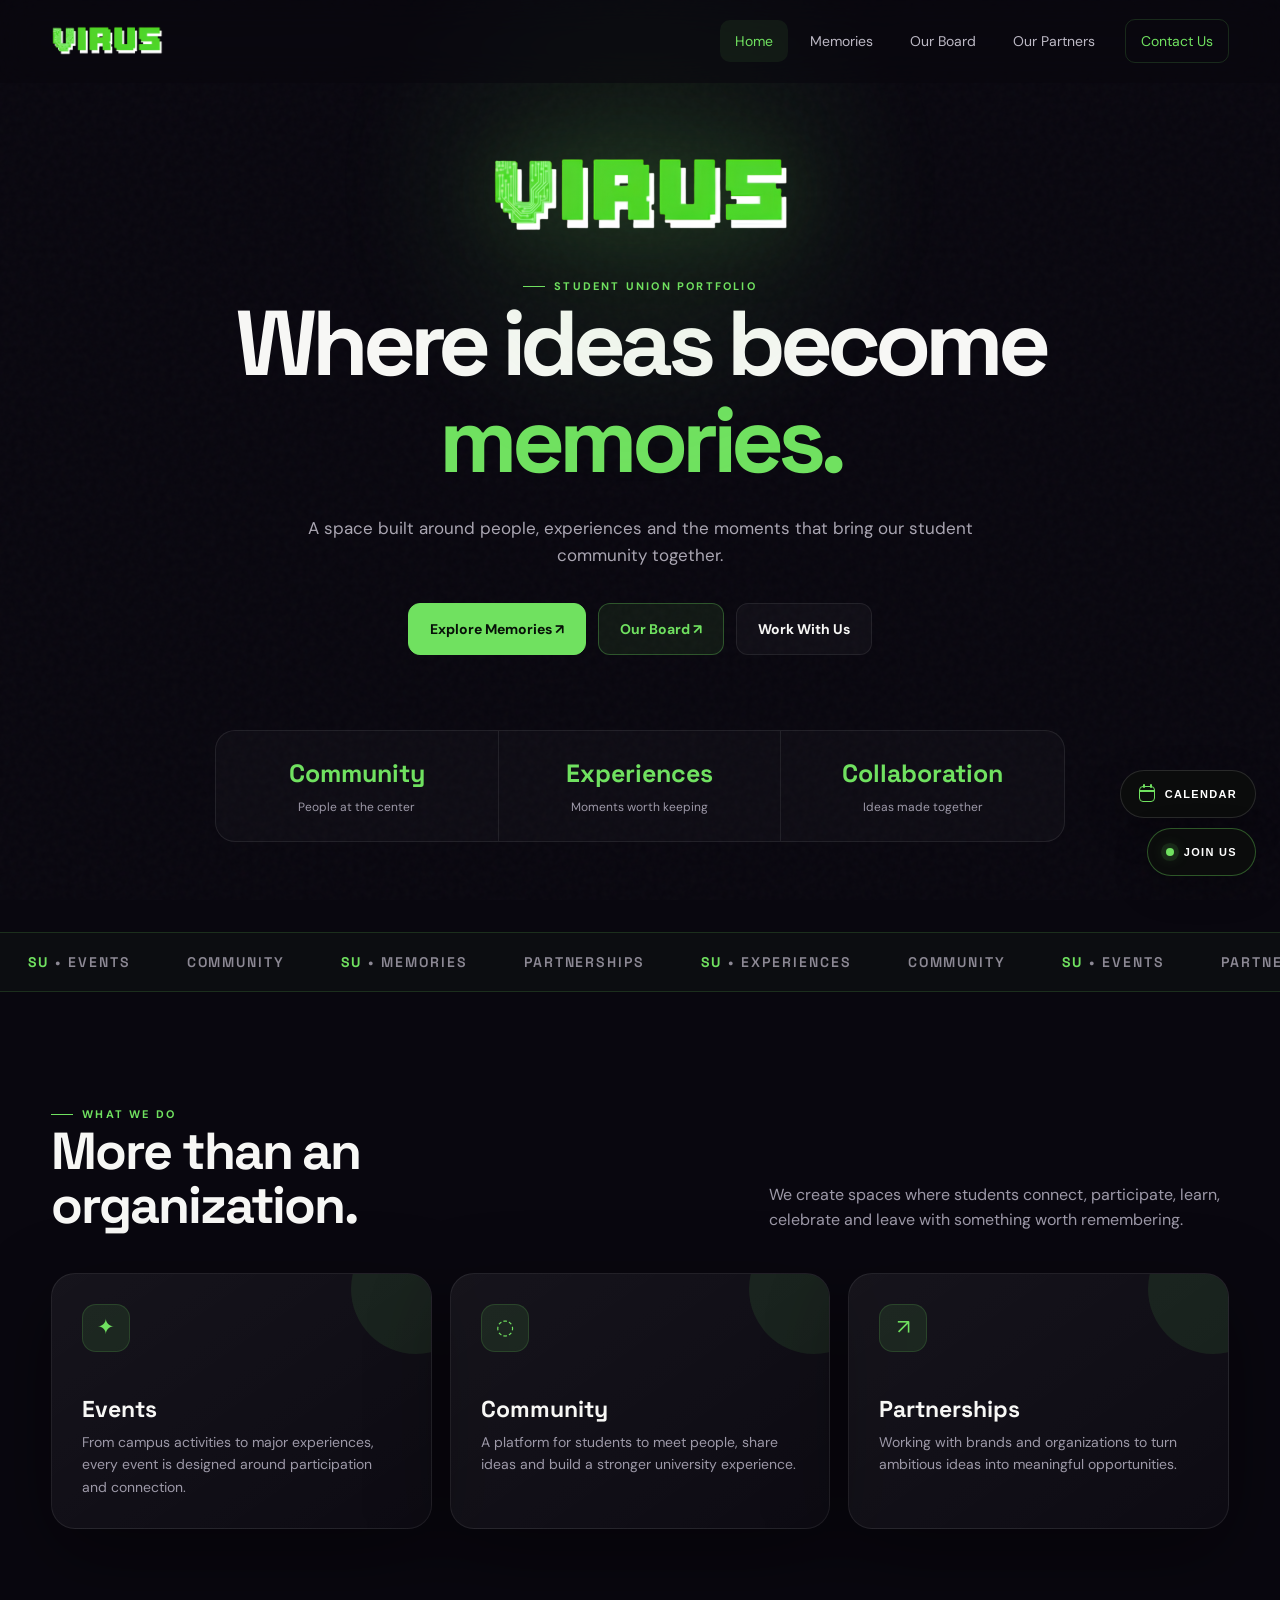
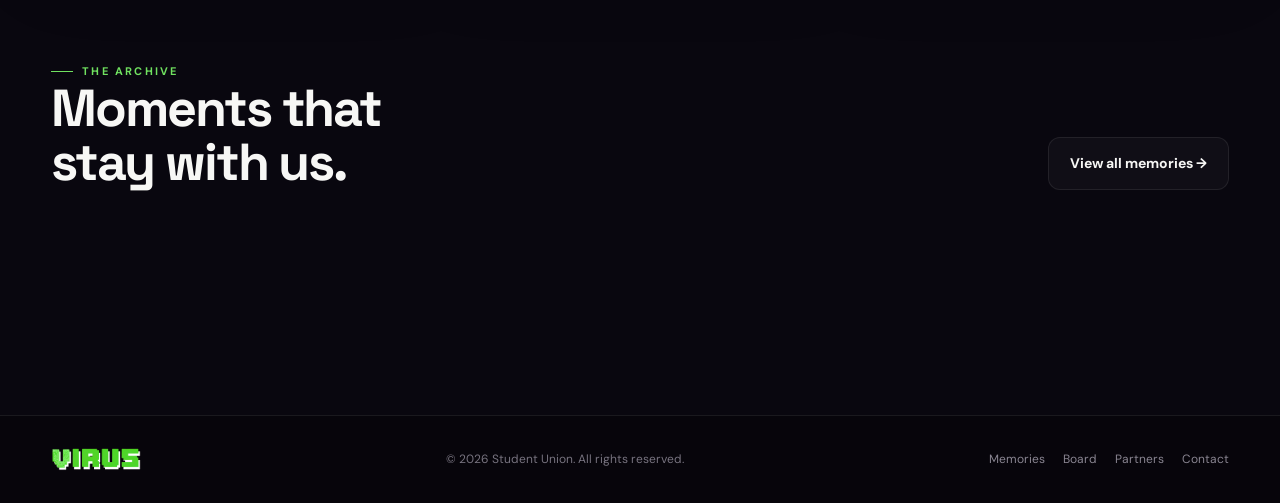
<file: index.html>
<!DOCTYPE html><html lang="en"><head><meta charset="UTF-8"><meta name="viewport" content="width=device-width,initial-scale=1.0"><meta name="description" content="Student Union portfolio — community, events, memories and partnerships."><title>SU — Student Union</title><link rel="stylesheet" href="style.css"></head><body>
<nav class="navbar"><div class="container nav-inner"><a class="nav-logo" href="index.html"><img src="logo.png" alt="SU"></a><button class="menu-btn" aria-label="Menu">☰</button><div class="nav-links"><a class="active" href="index.html">Home</a><a href="memories.html">Memories</a><a href="board.html">Our Board</a><a href="partners.html">Our Partners</a><a class="nav-cta" href="contact.html">Contact Us</a></div></div></nav>
<main>
<section class="hero"><div class="container hero-inner reveal"><img class="hero-logo" src="logo.png" alt="Student Union logo"><div class="eyebrow">Student Union Portfolio</div><h1>Where ideas become <span>memories.</span></h1><p class="hero-copy">A space built around people, experiences and the moments that bring our student community together.</p><div class="actions"><a class="btn primary" href="memories.html">Explore Memories ↗</a><a class="btn board-cta" href="board.html">Our Board ↗</a><a class="btn secondary" href="contact.html">Work With Us</a></div><div class="hero-bottom"><div class="hero-stat"><strong>Community</strong><span>People at the center</span></div><div class="hero-stat"><strong>Experiences</strong><span>Moments worth keeping</span></div><div class="hero-stat"><strong>Collaboration</strong><span>Ideas made together</span></div></div></div></section>
<div class="marquee"><div class="marquee-track"><span><b>SU</b> • EVENTS</span><span>COMMUNITY</span><span><b>SU</b> • MEMORIES</span><span>PARTNERSHIPS</span><span><b>SU</b> • EXPERIENCES</span><span>COMMUNITY</span><span><b>SU</b> • EVENTS</span><span>PARTNERSHIPS</span></div></div>
<section class="section"><div class="container"><div class="section-head reveal"><div><div class="eyebrow">What we do</div><h2>More than an<br>organization.</h2></div><p>We create spaces where students connect, participate, learn, celebrate and leave with something worth remembering.</p></div><div class="cards"><article class="feature-card glass reveal"><div class="icon">✦</div><h3>Events</h3><p>From campus activities to major experiences, every event is designed around participation and connection.</p></article><article class="feature-card glass reveal"><div class="icon">◌</div><h3>Community</h3><p>A platform for students to meet people, share ideas and build a stronger university experience.</p></article><article class="feature-card glass reveal"><div class="icon">↗</div><h3>Partnerships</h3><p>Working with brands and organizations to turn ambitious ideas into meaningful opportunities.</p></article></div></div></section>
<section class="section" style="padding-top:20px"><div class="container"><div class="section-head reveal"><div><div class="eyebrow">The archive</div><h2>Moments that<br>stay with us.</h2></div><a class="btn secondary" href="memories.html">View all memories →</a></div></div></section>
</main>
<footer><div class="container footer-inner"><img class="footer-logo" src="logo.png" alt="SU"><div class="footer-copy">© <span data-year></span> Student Union. All rights reserved.</div><div class="footer-links"><a href="memories.html">Memories</a><a href="board.html">Board</a><a href="partners.html">Partners</a><a href="contact.html">Contact</a></div></div></footer><script src="script.js"></script></body></html>
</file>
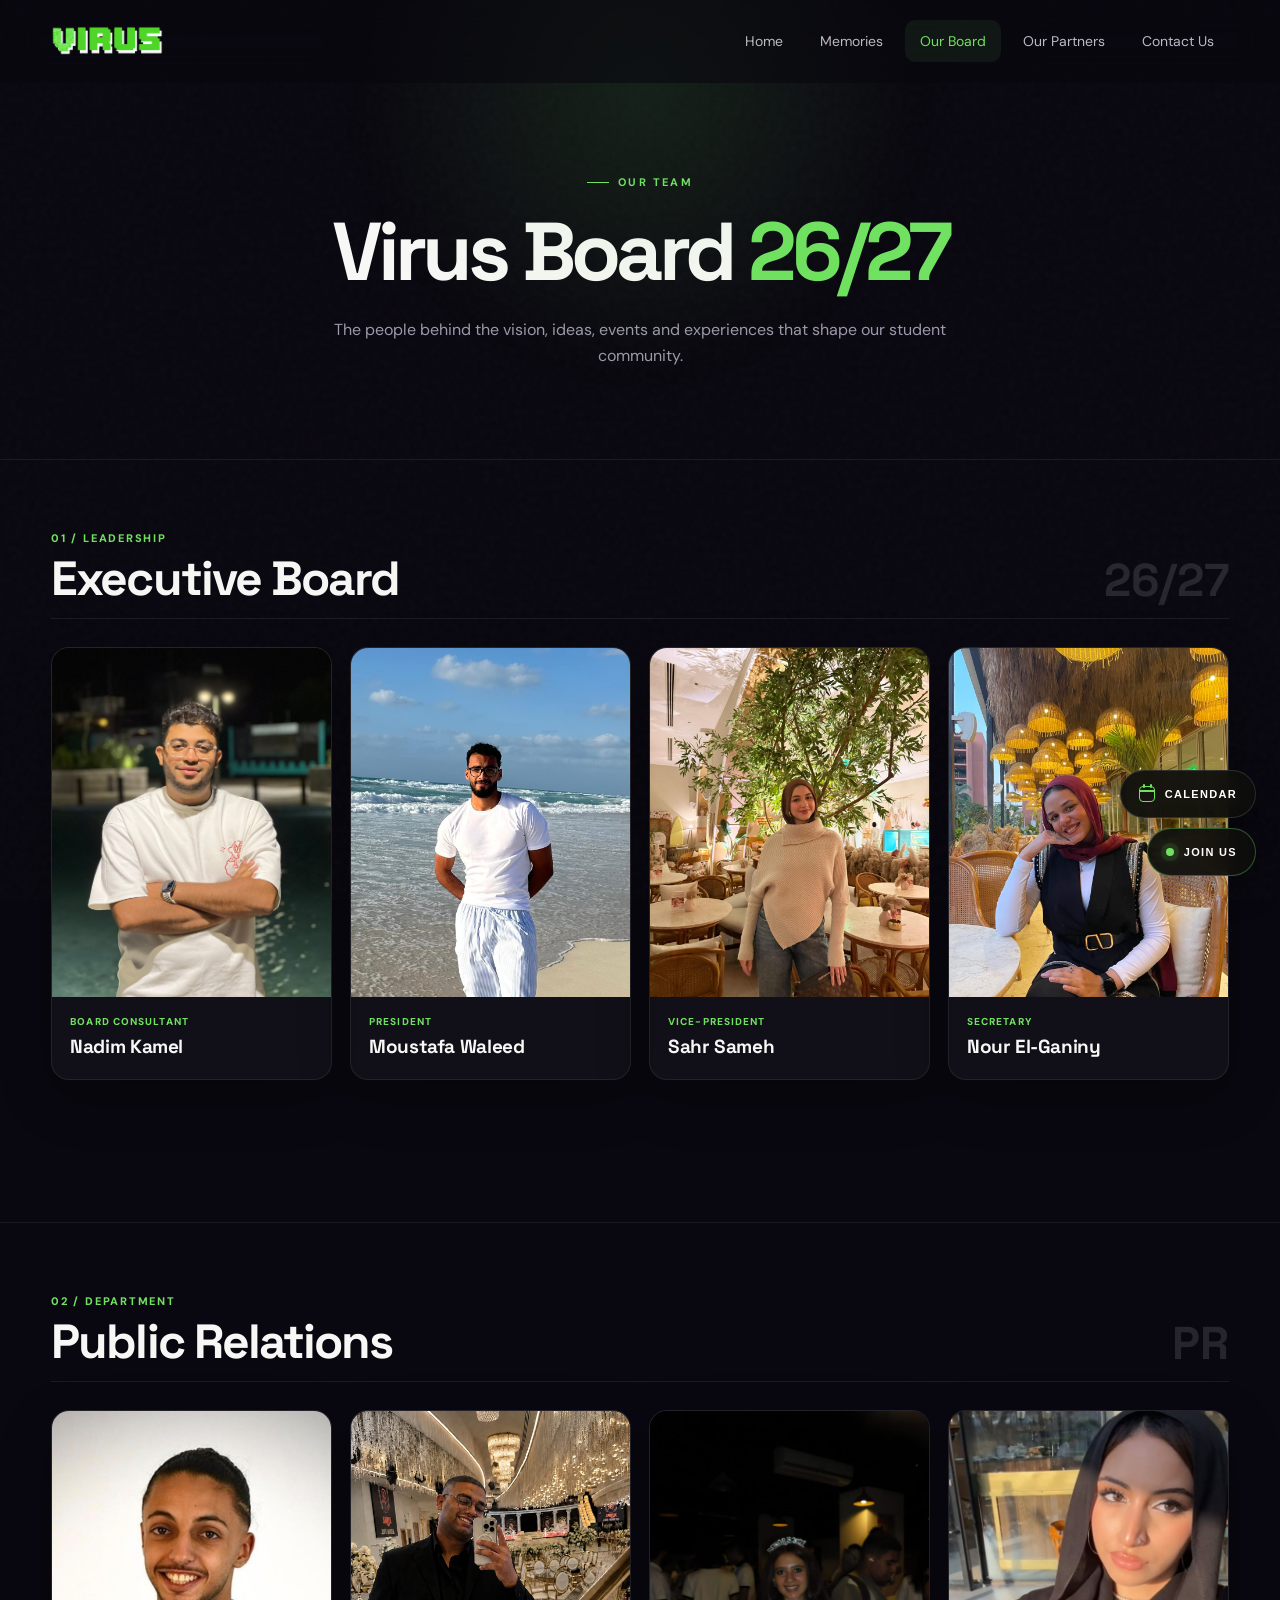
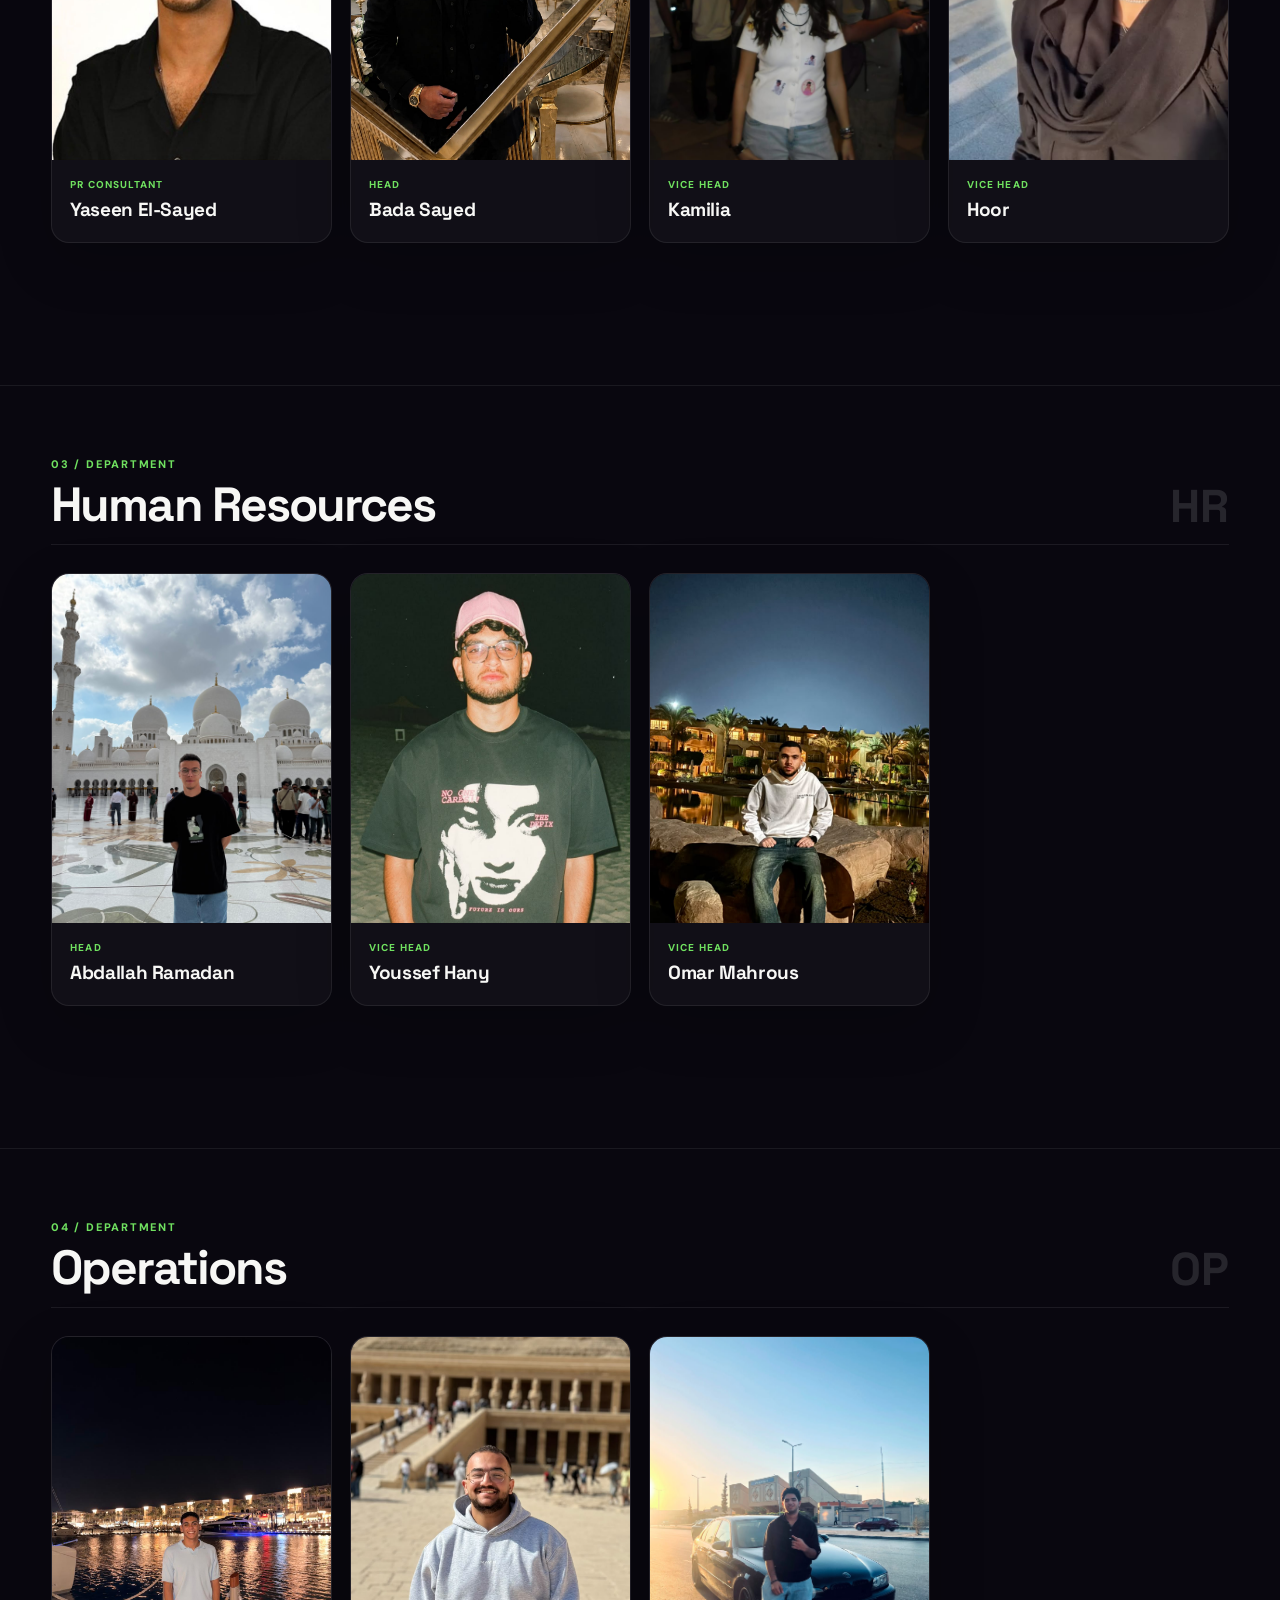
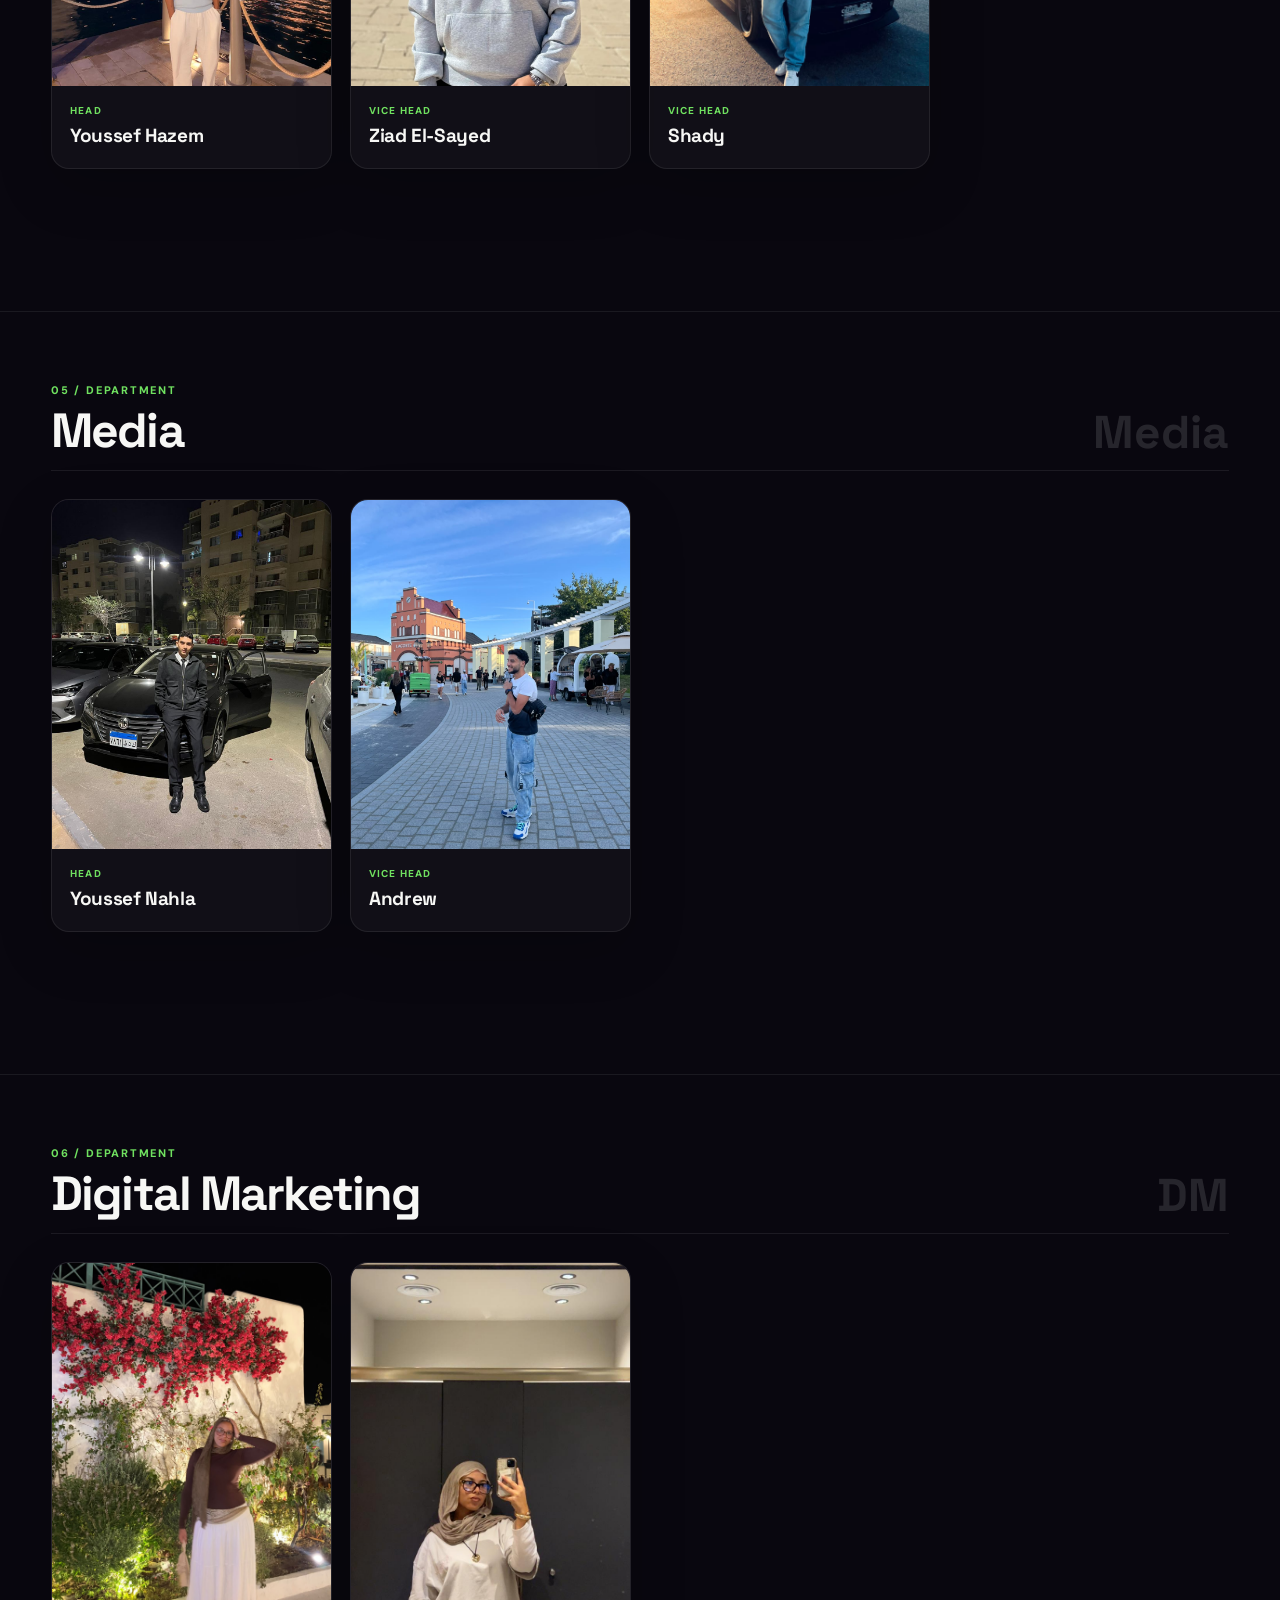
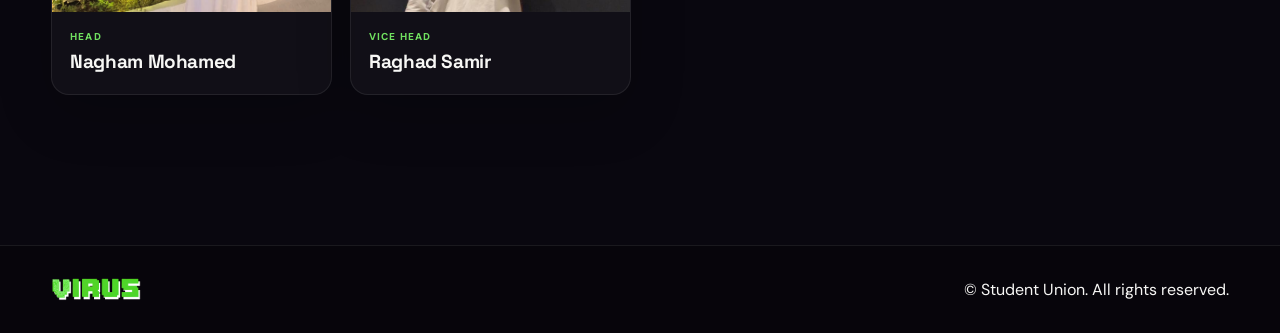
<file: board.html>
<!DOCTYPE html>
<html lang="en">
<head>
<meta charset="UTF-8">
<meta name="viewport" content="width=device-width, initial-scale=1.0">
<title>Our Board | Virus Student Union</title>
<link rel="stylesheet" href="style.css">

<style>
/* Board-only styling. Navbar, page header and footer stay on the site's existing system. */

.board-section {
    padding: 70px 0;
    border-top: 1px solid rgba(255,255,255,.07);
}

.board-section:first-of-type {
    border-top: 0;
    padding-top: 35px;
}

.board-section-head {
    display: flex;
    align-items: flex-end;
    justify-content: space-between;
    gap: 20px;
    margin-bottom: 28px;
}

.board-number {
    display: block;
    color: #70E160;
    font-size: 11px;
    font-weight: 800;
    letter-spacing: .16em;
    text-transform: uppercase;
    margin-bottom: 8px;
}

.board-section-head h2 {
    font-family: "Space Grotesk", sans-serif;
    font-size: clamp(30px, 4vw, 48px);
    line-height: 1;
    letter-spacing: -.04em;
}

.board-code {
    font-family: "Space Grotesk", sans-serif;
    font-size: 46px;
    font-weight: 700;
    color: rgba(255,255,255,.12);
    line-height: 1;
}

.board-grid {
    display: grid;
    grid-template-columns: repeat(4, minmax(0, 1fr));
    gap: 18px;
}

.board-card {
    overflow: hidden;
    border: 1px solid rgba(255,255,255,.08);
    background: rgba(255,255,255,.035);
    border-radius: 18px;
    transition: transform .3s ease, border-color .3s ease, box-shadow .3s ease;
}

.board-card:hover {
    transform: translateY(-6px);
    border-color: rgba(112,225,96,.42);
    box-shadow: 0 18px 45px rgba(0,0,0,.28);
}

.board-photo {
    position: relative;
    aspect-ratio: 4 / 5;
    overflow: hidden;
    background: linear-gradient(135deg,#181128,#0d0917);
}

.board-photo img {
    width: 100%;
    height: 100%;
    object-fit: cover;
    transition: transform .45s ease;
}

.board-card:hover .board-photo img {
    transform: scale(1.035);
}

.photo-placeholder {
    position: absolute;
    inset: 0;
    display: none;
    place-items: center;
    color: rgba(255,255,255,.2);
    font-size: 10px;
    font-weight: 800;
    letter-spacing: .15em;
}

.board-info {
    padding: 17px 18px 20px;
}

.board-info span {
    display: block;
    color: #70E160;
    font-size: 10px;
    font-weight: 800;
    letter-spacing: .11em;
    text-transform: uppercase;
    margin-bottom: 6px;
}

.board-info h3 {
    font-family: "Space Grotesk", sans-serif;
    font-size: 19px;
    line-height: 1.2;
    letter-spacing: -.02em;
}

@media (max-width: 900px) {
    .board-grid {
        grid-template-columns: repeat(2, minmax(0, 1fr));
    }
}

@media (max-width: 600px) {
    .board-section {
        padding: 55px 0;
    }

    .board-section-head {
        align-items: flex-start;
    }

    .board-code {
        font-size: 30px;
    }

    .board-grid {
        grid-template-columns: 1fr 1fr;
    }

    .board-info h3 {
        font-size: 17px;
    }
}

@media (max-width: 450px) {
    .board-grid {
        grid-template-columns: 1fr;
    }
}
</style>
</head>

<body>

<nav class="navbar">
  <div class="container nav-inner">
    <a class="nav-logo" href="index.html">
      <img src="logo.png" alt="Virus Student Union">
    </a>

    <button class="menu-btn" aria-label="Open menu">☰</button>

    <div class="nav-links">
      <a href="index.html">Home</a>
      <a href="memories.html">Memories</a>
      <a href="board.html" class="active">Our Board</a>
      <a href="partners.html">Our Partners</a>
      <a href="contact.html">Contact Us</a>
    </div>
  </div>
</nav>

<main>

  <!-- SAME PAGE HEADER SYSTEM AS THE OTHER PAGES -->
  <section class="page-head">
    <div class="container">
      <div class="eyebrow">Our Team</div>
      <h1>Virus Board <span style="color:#70E160">26/27</span></h1>
      <p>
        The people behind the vision, ideas, events and experiences
        that shape our student community.
      </p>
    </div>
  </section>

  
    <section class="board-section">
      <div class="container">
        <div class="board-section-head">
          <div>
            <span class="board-number">01 / Leadership</span>
            <h2>Executive Board</h2>
          </div>
          <span class="board-code">26/27</span>
        </div>
        <div class="board-grid">
          
        <article class="board-card">
          <div class="board-photo">
            <img src="images/nadim.jpg" alt="Nadim Kamel" loading="lazy"
                 onerror="this.style.display='none';this.nextElementSibling.style.display='grid';">
            <div class="photo-placeholder">ADD PHOTO</div>
          </div>
          <div class="board-info">
            <span>Board Consultant</span>
            <h3>Nadim Kamel</h3>
          </div>
        </article>
        
        <article class="board-card">
          <div class="board-photo">
            <img src="images/moustafa.jpg" alt="Moustafa Waleed" loading="lazy"
                 onerror="this.style.display='none';this.nextElementSibling.style.display='grid';">
            <div class="photo-placeholder">ADD PHOTO</div>
          </div>
          <div class="board-info">
            <span>President</span>
            <h3>Moustafa Waleed</h3>
          </div>
        </article>
        
        <article class="board-card">
          <div class="board-photo">
            <img src="images/sahr.jpg" alt="Sahr Sameh" loading="lazy"
                 onerror="this.style.display='none';this.nextElementSibling.style.display='grid';">
            <div class="photo-placeholder">ADD PHOTO</div>
          </div>
          <div class="board-info">
            <span>Vice-President</span>
            <h3>Sahr Sameh</h3>
          </div>
        </article>
        
        <article class="board-card">
          <div class="board-photo">
            <img src="images/nour.jpg" alt="Nour El-Ganiny" loading="lazy"
                 onerror="this.style.display='none';this.nextElementSibling.style.display='grid';">
            <div class="photo-placeholder">ADD PHOTO</div>
          </div>
          <div class="board-info">
            <span>Secretary</span>
            <h3>Nour El-Ganiny</h3>
          </div>
        </article>
        
        </div>
      </div>
    </section>
    
    <section class="board-section">
      <div class="container">
        <div class="board-section-head">
          <div>
            <span class="board-number">02 / Department</span>
            <h2>Public Relations</h2>
          </div>
          <span class="board-code">PR</span>
        </div>
        <div class="board-grid">
          
        <article class="board-card">
          <div class="board-photo">
            <img src="images/yaseen.jpg" alt="Yaseen El-Sayed" loading="lazy"
                 onerror="this.style.display='none';this.nextElementSibling.style.display='grid';">
            <div class="photo-placeholder">ADD PHOTO</div>
          </div>
          <div class="board-info">
            <span>PR Consultant</span>
            <h3>Yaseen El-Sayed</h3>
          </div>
        </article>
        
        <article class="board-card">
          <div class="board-photo">
            <img src="images/bada.jpg" alt="Bada Sayed" loading="lazy"
                 onerror="this.style.display='none';this.nextElementSibling.style.display='grid';">
            <div class="photo-placeholder">ADD PHOTO</div>
          </div>
          <div class="board-info">
            <span>Head</span>
            <h3>Bada Sayed</h3>
          </div>
        </article>
        
        <article class="board-card">
          <div class="board-photo">
            <img src="images/kamilia.jpg" alt="Kamilia" loading="lazy"
                 onerror="this.style.display='none';this.nextElementSibling.style.display='grid';">
            <div class="photo-placeholder">ADD PHOTO</div>
          </div>
          <div class="board-info">
            <span>Vice Head</span>
            <h3>Kamilia</h3>
          </div>
        </article>
        
        <article class="board-card">
          <div class="board-photo">
            <img src="images/hoor.jpg" alt="Hoor" loading="lazy"
                 onerror="this.style.display='none';this.nextElementSibling.style.display='grid';">
            <div class="photo-placeholder">ADD PHOTO</div>
          </div>
          <div class="board-info">
            <span>Vice Head</span>
            <h3>Hoor</h3>
          </div>
        </article>
        
        </div>
      </div>
    </section>
    
    <section class="board-section">
      <div class="container">
        <div class="board-section-head">
          <div>
            <span class="board-number">03 / Department</span>
            <h2>Human Resources</h2>
          </div>
          <span class="board-code">HR</span>
        </div>
        <div class="board-grid">
          
        <article class="board-card">
          <div class="board-photo">
            <img src="images/abdallah.jpg" alt="Abdallah Ramadan" loading="lazy"
                 onerror="this.style.display='none';this.nextElementSibling.style.display='grid';">
            <div class="photo-placeholder">ADD PHOTO</div>
          </div>
          <div class="board-info">
            <span>Head</span>
            <h3>Abdallah Ramadan</h3>
          </div>
        </article>
        
        <article class="board-card">
          <div class="board-photo">
            <img src="images/youssef-hany.jpg" alt="Youssef Hany" loading="lazy"
                 onerror="this.style.display='none';this.nextElementSibling.style.display='grid';">
            <div class="photo-placeholder">ADD PHOTO</div>
          </div>
          <div class="board-info">
            <span>Vice Head</span>
            <h3>Youssef Hany</h3>
          </div>
        </article>
        
        <article class="board-card">
          <div class="board-photo">
            <img src="images/omar.jpg" alt="Omar Mahrous" loading="lazy"
                 onerror="this.style.display='none';this.nextElementSibling.style.display='grid';">
            <div class="photo-placeholder">ADD PHOTO</div>
          </div>
          <div class="board-info">
            <span>Vice Head</span>
            <h3>Omar Mahrous</h3>
          </div>
        </article>
        
        </div>
      </div>
    </section>
    
    <section class="board-section">
      <div class="container">
        <div class="board-section-head">
          <div>
            <span class="board-number">04 / Department</span>
            <h2>Operations</h2>
          </div>
          <span class="board-code">OP</span>
        </div>
        <div class="board-grid">
          
        <article class="board-card">
          <div class="board-photo">
            <img src="images/youssef-hazem.jpg" alt="Youssef Hazem" loading="lazy"
                 onerror="this.style.display='none';this.nextElementSibling.style.display='grid';">
            <div class="photo-placeholder">ADD PHOTO</div>
          </div>
          <div class="board-info">
            <span>Head</span>
            <h3>Youssef Hazem</h3>
          </div>
        </article>
        
        <article class="board-card">
          <div class="board-photo">
            <img src="images/ziad.jpg" alt="Ziad El-Sayed" loading="lazy"
                 onerror="this.style.display='none';this.nextElementSibling.style.display='grid';">
            <div class="photo-placeholder">ADD PHOTO</div>
          </div>
          <div class="board-info">
            <span>Vice Head</span>
            <h3>Ziad El-Sayed</h3>
          </div>
        </article>
        
        <article class="board-card">
          <div class="board-photo">
            <img src="images/shady.jpg" alt="Shady" loading="lazy"
                 onerror="this.style.display='none';this.nextElementSibling.style.display='grid';">
            <div class="photo-placeholder">ADD PHOTO</div>
          </div>
          <div class="board-info">
            <span>Vice Head</span>
            <h3>Shady</h3>
          </div>
        </article>
        
        </div>
      </div>
    </section>
    
    <section class="board-section">
      <div class="container">
        <div class="board-section-head">
          <div>
            <span class="board-number">05 / Department</span>
            <h2>Media</h2>
          </div>
          <span class="board-code">Media</span>
        </div>
        <div class="board-grid">
          
        <article class="board-card">
          <div class="board-photo">
            <img src="images/youssef-nahla.jpg" alt="Youssef Nahla" loading="lazy"
                 onerror="this.style.display='none';this.nextElementSibling.style.display='grid';">
            <div class="photo-placeholder">ADD PHOTO</div>
          </div>
          <div class="board-info">
            <span>Head</span>
            <h3>Youssef Nahla</h3>
          </div>
        </article>
        
        <article class="board-card">
          <div class="board-photo">
            <img src="images/andrew.jpg" alt="Andrew" loading="lazy"
                 onerror="this.style.display='none';this.nextElementSibling.style.display='grid';">
            <div class="photo-placeholder">ADD PHOTO</div>
          </div>
          <div class="board-info">
            <span>Vice Head</span>
            <h3>Andrew</h3>
          </div>
        </article>
        
        </div>
      </div>
    </section>
    
    <section class="board-section">
      <div class="container">
        <div class="board-section-head">
          <div>
            <span class="board-number">06 / Department</span>
            <h2>Digital Marketing</h2>
          </div>
          <span class="board-code">DM</span>
        </div>
        <div class="board-grid">
          
        <article class="board-card">
          <div class="board-photo">
            <img src="images/nagham.jpg" alt="Nagham Mohamed" loading="lazy"
                 onerror="this.style.display='none';this.nextElementSibling.style.display='grid';">
            <div class="photo-placeholder">ADD PHOTO</div>
          </div>
          <div class="board-info">
            <span>Head</span>
            <h3>Nagham Mohamed</h3>
          </div>
        </article>
        
        <article class="board-card">
          <div class="board-photo">
            <img src="images/raghad.jpg" alt="Raghad Samir" loading="lazy"
                 onerror="this.style.display='none';this.nextElementSibling.style.display='grid';">
            <div class="photo-placeholder">ADD PHOTO</div>
          </div>
          <div class="board-info">
            <span>Vice Head</span>
            <h3>Raghad Samir</h3>
          </div>
        </article>
        
        </div>
      </div>
    </section>
    

</main>

<footer>
  <div class="container footer-inner">
    <img class="footer-logo" src="logo.png" alt="Virus Student Union">
    <span>© <span id="year"></span> Student Union. All rights reserved.</span>
  </div>
</footer>

<script src="script.js"></script>
</body>
</html>
</file>
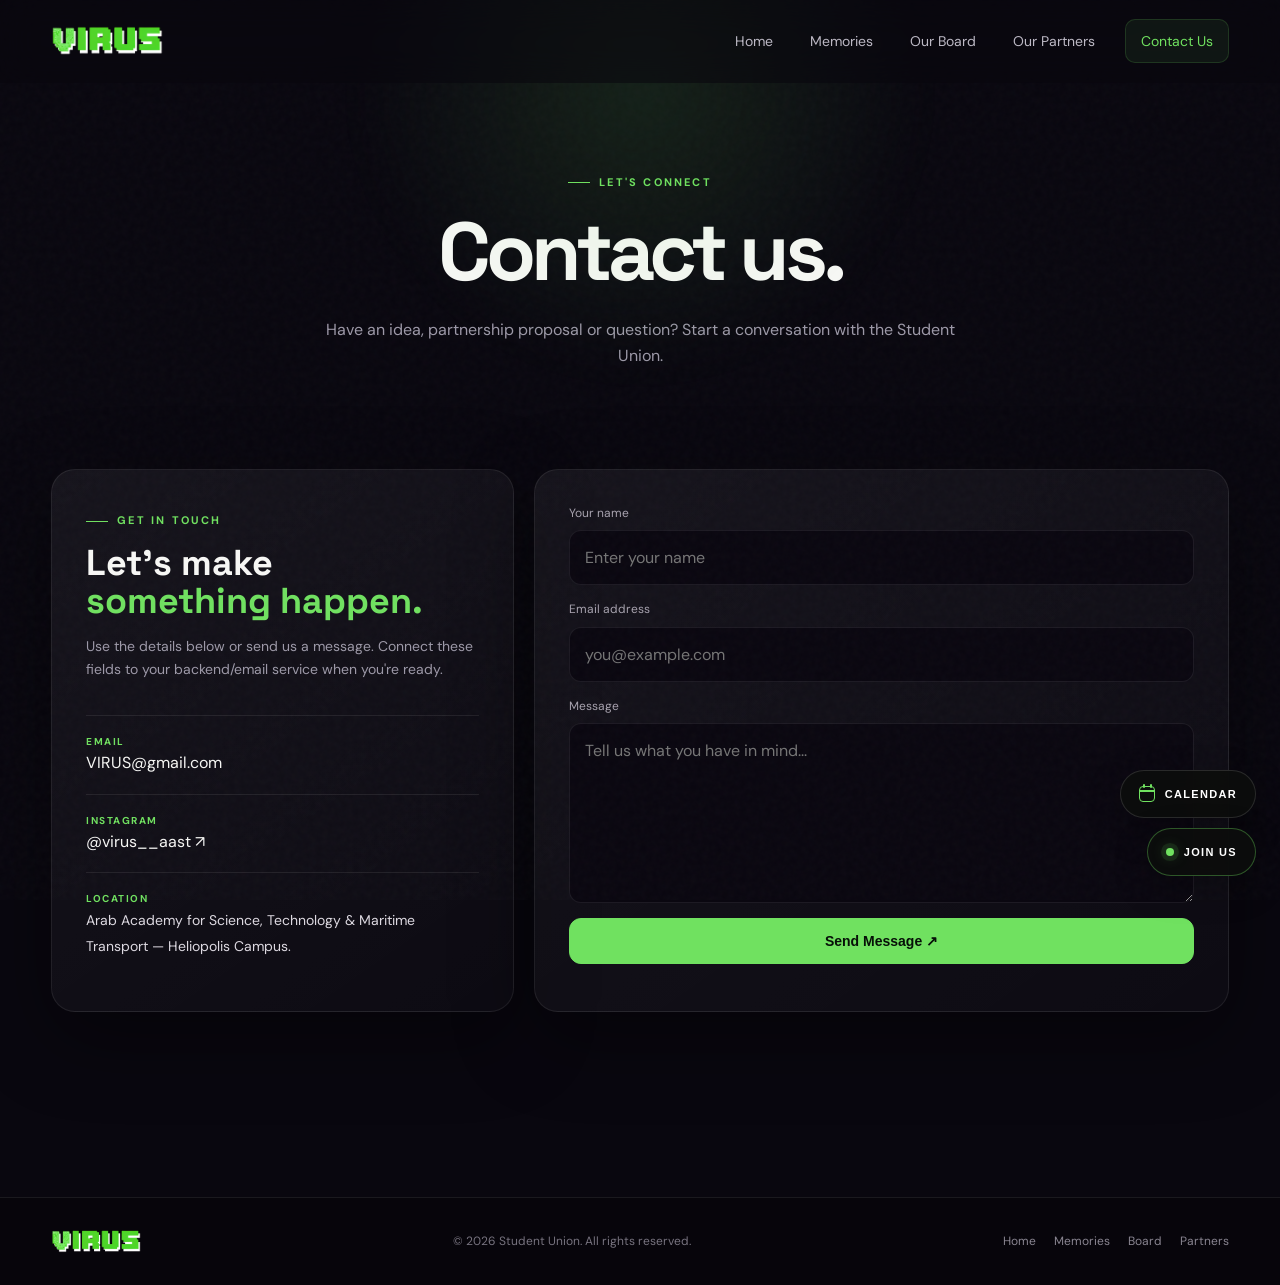
<file: contact.html>
<!DOCTYPE html>
<html lang="en">

<head>
    <meta charset="UTF-8">
    <meta name="viewport" content="width=device-width, initial-scale=1.0">

    <title>SU — Contact Us</title>

    <link rel="stylesheet" href="style.css">
</head>

<body>

    <!-- NAVBAR -->

    <nav class="navbar">

        <div class="container nav-inner">

            <a class="nav-logo" href="index.html">
                <img src="logo.png" alt="SU">
            </a>

            <button class="menu-btn">
                ☰
            </button>

            <div class="nav-links">

                <a href="index.html">
                    Home
                </a>

                <a href="memories.html">
                    Memories
                </a>

                <a href="board.html">
                    Our Board
                </a>

                <a href="partners.html">
                    Our Partners
                </a>

                <a
                    class="active nav-cta"
                    href="contact.html"
                >
                    Contact Us
                </a>

            </div>

        </div>

    </nav>


    <!-- MAIN -->

    <main>

        <!-- PAGE HEADER -->

        <section class="page-head">

            <div class="container reveal">

                <div class="eyebrow">
                    Let's connect
                </div>

                <h1>
                    Contact us.
                </h1>

                <p>
                    Have an idea, partnership proposal or question?
                    Start a conversation with the Student Union.
                </p>

            </div>

        </section>


        <!-- CONTACT SECTION -->

        <section
            class="section"
            style="padding-top:10px"
        >

            <div class="container contact-grid">


                <!-- CONTACT INFO -->

                <div class="contact-panel glass reveal">

                    <div class="eyebrow">
                        Get in touch
                    </div>

                    <h2>
                        Let's make<br>

                        <span style="color:var(--green)">
                            something happen.
                        </span>

                    </h2>

                    <p>
                        Use the details below or send us a message.
                        Connect these fields to your backend/email
                        service when you're ready.
                    </p>


                    <!-- EMAIL -->

                    <div class="contact-item">

                        <small>
                            Email
                        </small>

                        <a href="mailto:VIRUS@gmail.com">
                            VIRUS@gmail.com
                        </a>

                    </div>


                    <!-- INSTAGRAM -->

                    <div class="contact-item">

                        <small>
                            Instagram
                        </small>

                        <a
                            href="https://www.instagram.com/virus__aast/?hl=en"
                            target="_blank"
                            rel="noopener noreferrer"
                        >
                            @virus__aast ↗
                        </a>

                    </div>


                    <!-- LOCATION -->

                    <div class="contact-item">

                        <small>
                            Location
                        </small>

                        <span>
                            Arab Academy for Science,
                            Technology & Maritime Transport —
                            Heliopolis Campus.
                        </span>

                    </div>

                </div>


                <!-- CONTACT FORM -->

                <div class="form-panel glass reveal">

                    <form
                        onsubmit="
                            event.preventDefault();
                            alert('Message submitted — connect this form to your backend to receive it.');
                        "
                    >

                        <div class="field">

                            <label>
                                Your name
                            </label>

                            <input
                                type="text"
                                placeholder="Enter your name"
                                required
                            >

                        </div>


                        <div class="field">

                            <label>
                                Email address
                            </label>

                            <input
                                type="email"
                                placeholder="you@example.com"
                                required
                            >

                        </div>


                        <div class="field">

                            <label>
                                Message
                            </label>

                            <textarea
                                placeholder="Tell us what you have in mind..."
                                required
                            ></textarea>

                        </div>


                        <button
                            class="btn primary"
                            type="submit"
                        >
                            Send Message ↗
                        </button>

                    </form>

                </div>

            </div>

        </section>

    </main>


    <!-- FOOTER -->

    <footer>

        <div class="container footer-inner">

            <img
                class="footer-logo"
                src="logo.png"
                alt="SU"
            >

            <div class="footer-copy">

                © <span data-year></span>
                Student Union. All rights reserved.

            </div>

            <div class="footer-links">

                <a href="index.html">
                    Home
                </a>

                <a href="memories.html">
                    Memories
                </a>

                <a href="board.html">
                    Board
                </a>

                <a href="partners.html">
                    Partners
                </a>

            </div>

        </div>

    </footer>


    <script src="script.js"></script>

</body>

</html>
</file>
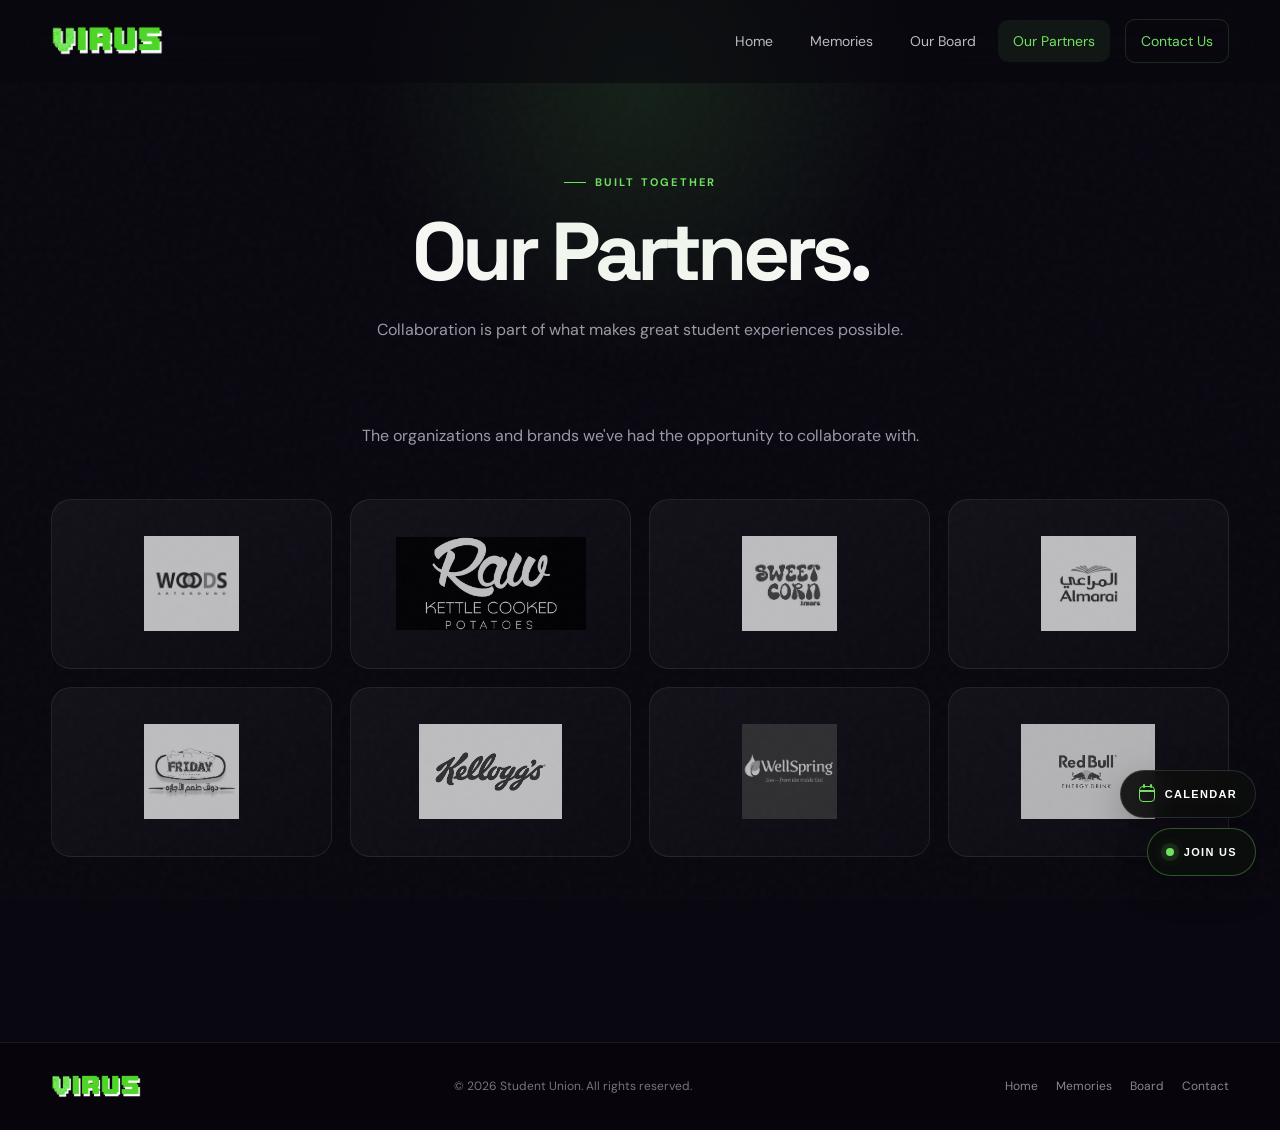
<file: partners.html>
<!DOCTYPE html>
<html lang="en">

<head>
    <meta charset="UTF-8">
    <meta name="viewport" content="width=device-width, initial-scale=1.0">

    <title>SU — Our Partners</title>

    <link rel="stylesheet" href="style.css">

    <style>

        /* =========================================
           PARTNERS PAGE
        ========================================= */

        .partner-intro {
            text-align: center;
            max-width: 700px;
            margin: -20px auto 50px;
            color: var(--muted);
        }

        .partner-grid {
            display: grid;
            grid-template-columns: repeat(4, 1fr);
            gap: 18px;
        }

        .partner {
            height: 170px;

            display: flex;
            align-items: center;
            justify-content: center;

            padding: 30px;

            border: 1px solid var(--whiteLine);
            border-radius: 20px;

            background:
                linear-gradient(
                    145deg,
                    rgba(255,255,255,.045),
                    rgba(255,255,255,.015)
                );

            position: relative;
            overflow: hidden;

            transition:
                transform .3s ease,
                border-color .3s ease,
                box-shadow .3s ease;
        }

        /* Green glow */

        .partner::before {
            content: "";

            position: absolute;

            width: 120px;
            height: 120px;

            border-radius: 50%;

            background: rgba(112,225,96,.09);

            filter: blur(25px);

            opacity: 0;

            transition: opacity .3s ease;
        }

        /* Logo */

        .partner img {
            position: relative;
            z-index: 2;

            width: 100%;
            height: 100%;

            max-width: 190px;
            max-height: 95px;

            object-fit: contain;

            opacity: .72;

            filter: grayscale(100%);

            transition:
                transform .35s ease,
                opacity .35s ease,
                filter .35s ease;
        }

        /* Hover */

        .partner:hover {
            transform: translateY(-7px);

            border-color: var(--green);

            box-shadow:
                0 18px 45px rgba(112,225,96,.08);
        }

        .partner:hover::before {
            opacity: 1;
        }

        .partner:hover img {
            opacity: 1;

            filter: grayscale(0%);

            transform: scale(1.07);
        }


        /* =========================================
           RESPONSIVE
        ========================================= */

        @media (max-width: 1000px) {

            .partner-grid {
                grid-template-columns: repeat(3, 1fr);
            }

        }


        @media (max-width: 750px) {

            .partner-grid {
                grid-template-columns: repeat(2, 1fr);
            }

            .partner {
                height: 150px;
                padding: 25px;
            }

        }


        @media (max-width: 480px) {

            .partner-grid {
                grid-template-columns: 1fr;
            }

            .partner {
                height: 155px;
            }

        }

    </style>

</head>


<body>


<!-- =========================================
     NAVBAR
========================================= -->

<nav class="navbar">

    <div class="container nav-inner">

        <a class="nav-logo" href="index.html">

            <img
                src="logo.png"
                alt="Virus Student Union"
            >

        </a>


        <button
            class="menu-btn"
            aria-label="Open menu"
        >
            ☰
        </button>


        <div class="nav-links">

            <a href="index.html">
                Home
            </a>

            <a href="memories.html">
                Memories
            </a>

            <a href="board.html">
                Our Board
            </a>

            <a
                href="partners.html"
                class="active"
            >
                Our Partners
            </a>

            <a
                href="contact.html"
                class="nav-cta"
            >
                Contact Us
            </a>

        </div>

    </div>

</nav>



<!-- =========================================
     MAIN
========================================= -->

<main>


    <!-- =====================================
         PAGE HEADER
    ====================================== -->

    <section class="page-head">

        <div class="container reveal">

            <div class="eyebrow">
                Built together
            </div>


            <h1>
                Our Partners.
            </h1>


            <p>
                Collaboration is part of what makes great
                student experiences possible.
            </p>

        </div>

    </section>



    <!-- =====================================
         PARTNERS
    ====================================== -->

    <section
        class="section"
        style="padding-top:10px;"
    >

        <div class="container">


            <p class="partner-intro">

                The organizations and brands we've had
                the opportunity to collaborate with.

            </p>



            <div class="partner-grid">


                <!-- PARTNER 01 -->

                <div class="partner reveal">

                    <img
                        src="images/partner-1.png"
                        alt="Partner 01"
                    >

                </div>



                <!-- PARTNER 02 -->

                <div class="partner reveal">

                    <img
                        src="images/partner-2.png"
                        alt="Partner 02"
                    >

                </div>



                <!-- PARTNER 03 -->

                <div class="partner reveal">

                    <img
                        src="images/partner-3.png"
                        alt="Partner 03"
                    >

                </div>



                <!-- PARTNER 04 -->

                <div class="partner reveal">

                    <img
                        src="images/partner-4.png"
                        alt="Partner 04"
                    >

                </div>



                <!-- PARTNER 05 -->

                <div class="partner reveal">

                    <img
                        src="images/partner-5.png"
                        alt="Partner 05"
                    >

                </div>



                <!-- PARTNER 06 -->

                <div class="partner reveal">

                    <img
                        src="images/partner-6.png"
                        alt="Partner 06"
                    >

                </div>



                <!-- PARTNER 07 -->

                <div class="partner reveal">

                    <img
                        src="images/partner-7.png"
                        alt="Partner 07"
                    >

                </div>



                <!-- PARTNER 08 -->

                <div class="partner reveal">

                    <img
                        src="images/partner-8.png"
                        alt="Partner 08"
                    >

                </div>


            </div>

        </div>

    </section>


</main>



<!-- =========================================
     FOOTER
========================================= -->

<footer>

    <div class="container footer-inner">


        <img
            class="footer-logo"
            src="logo.png"
            alt="Virus Student Union"
        >


        <div class="footer-copy">

            © <span data-year></span>
            Student Union. All rights reserved.

        </div>


        <div class="footer-links">

            <a href="index.html">
                Home
            </a>

            <a href="memories.html">
                Memories
            </a>

            <a href="board.html">
                Board
            </a>

            <a href="contact.html">
                Contact
            </a>

        </div>


    </div>

</footer>



<script src="script.js"></script>

</body>

</html>
</file>
<file: style.css>
@import url('https://fonts.googleapis.com/css2?family=DM+Sans:wght@400;500;600;700&family=Space+Grotesk:wght@400;500;600;700&display=swap');

:root{
  --bg:#09070f; --bg2:#100b19; --panel:rgba(255,255,255,.045);
  --green:#70E160; --green2:#4DBF50; --white:#f7f7f5; --muted:#9d99a8;
  --line:rgba(112,225,96,.16); --whiteLine:rgba(255,255,255,.08);
  --radius:24px; --shadow:0 25px 80px rgba(0,0,0,.42);
}
*{box-sizing:border-box;margin:0;padding:0}
html{scroll-behavior:smooth}
body{font-family:'DM Sans',sans-serif;background:var(--bg);color:var(--white);line-height:1.6;overflow-x:hidden}
body:before{content:"";position:fixed;inset:0;pointer-events:none;opacity:.035;background-image:url("data:image/svg+xml,%3Csvg viewBox='0 0 160 160' xmlns='http://www.w3.org/2000/svg'%3E%3Cfilter id='n'%3E%3CfeTurbulence type='fractalNoise' baseFrequency='.9' numOctaves='3' stitchTiles='stitch'/%3E%3C/filter%3E%3Crect width='100%25' height='100%25' filter='url(%23n)' opacity='.8'/%3E%3C/svg%3E")}
a{text-decoration:none;color:inherit} img{max-width:100%;display:block}.container{width:min(1180px,92%);margin:auto}

/* NAV */
.navbar{position:fixed;top:0;left:0;right:0;z-index:1000;background:rgba(9,7,15,.58);backdrop-filter:blur(18px);border-bottom:1px solid transparent;transition:.3s}
.navbar.scrolled{background:rgba(9,7,15,.9);border-color:var(--whiteLine)}
.nav-inner{height:82px;display:flex;align-items:center;justify-content:space-between}.nav-logo img{width:112px}
.nav-links{display:flex;align-items:center;gap:7px}.nav-links a{padding:10px 15px;color:#bdb9c5;font-size:14px;border-radius:10px;transition:.25s}.nav-links a:hover,.nav-links a.active{color:var(--green);background:rgba(112,225,96,.07)}
.nav-links .nav-cta{border:1px solid var(--line);color:var(--green);margin-left:8px}.nav-links .nav-cta:hover{background:var(--green);color:#071008}
.menu-btn{display:none;background:none;border:0;color:white;font-size:27px}

/* GLOBAL */
.hero,.page-head{position:relative;overflow:hidden}.hero:before,.page-head:before{content:"";position:absolute;width:600px;height:600px;left:50%;top:20%;transform:translate(-50%,-50%);background:radial-gradient(circle,rgba(112,225,96,.12),transparent 68%);filter:blur(20px);pointer-events:none}
.eyebrow{display:inline-flex;align-items:center;gap:9px;color:var(--green);font-size:11px;font-weight:700;letter-spacing:.2em;text-transform:uppercase}.eyebrow:before{content:"";width:22px;height:1px;background:var(--green)}
h1,h2,h3{font-family:'Space Grotesk',sans-serif;line-height:1.05}.section{padding:105px 0}.section-head{display:flex;align-items:end;justify-content:space-between;gap:30px;margin-bottom:40px}.section-head h2{font-size:clamp(34px,5vw,52px);letter-spacing:-.04em}.section-head p{max-width:460px;color:var(--muted)}

/* HERO */
.hero{min-height:100vh;padding:150px 0 90px;display:flex;align-items:center;text-align:center}.hero-inner{width:100%}.hero-logo{width:min(300px,65vw);margin:0 auto 28px;filter:drop-shadow(0 0 40px rgba(112,225,96,.16));animation:float 5s ease-in-out infinite}.hero h1{font-size:clamp(48px,8vw,92px);letter-spacing:-.065em;max-width:950px;margin:auto}.hero h1 span{color:var(--green)}.hero-copy{max-width:670px;margin:26px auto 34px;color:#aaa6b2;font-size:17px}.actions{display:flex;justify-content:center;gap:12px;flex-wrap:wrap}.btn{display:inline-flex;align-items:center;justify-content:center;gap:9px;padding:14px 21px;border-radius:12px;font-size:14px;font-weight:700;border:1px solid var(--line);transition:.25s;cursor:pointer}.btn.primary{background:var(--green);color:#071008;border-color:var(--green)}.btn.primary:hover{transform:translateY(-3px);box-shadow:0 12px 30px rgba(112,225,96,.2)}.btn.secondary{background:rgba(255,255,255,.03);color:var(--white);border-color:var(--whiteLine)}.btn.secondary:hover{border-color:var(--green);color:var(--green)}
.hero-bottom{display:grid;grid-template-columns:repeat(3,1fr);max-width:850px;margin:75px auto 0;border:1px solid var(--whiteLine);border-radius:20px;background:rgba(255,255,255,.025);overflow:hidden}.hero-stat{padding:22px;border-right:1px solid var(--whiteLine)}.hero-stat:last-child{border:0}.hero-stat strong{display:block;font-family:'Space Grotesk';font-size:25px;color:var(--green)}.hero-stat span{font-size:12px;color:var(--muted)}

/* CARDS */
.cards{display:grid;grid-template-columns:repeat(3,1fr);gap:18px}.glass{background:linear-gradient(145deg,rgba(255,255,255,.055),rgba(255,255,255,.018));border:1px solid var(--whiteLine);border-radius:var(--radius);box-shadow:var(--shadow)}.feature-card{padding:30px;min-height:250px;position:relative;overflow:hidden;transition:.35s}.feature-card:after{content:"";position:absolute;width:130px;height:130px;right:-50px;top:-50px;border-radius:50%;background:rgba(112,225,96,.09);transition:.35s}.feature-card:hover{transform:translateY(-8px);border-color:var(--line)}.feature-card:hover:after{transform:scale(1.7)}.icon{width:48px;height:48px;border-radius:14px;background:rgba(112,225,96,.1);border:1px solid var(--line);display:grid;place-items:center;color:var(--green);font-size:21px;margin-bottom:45px}.feature-card h3{font-size:23px;margin-bottom:10px}.feature-card p{color:var(--muted);font-size:14px}

/* MARQUEE */
.marquee{border-block:1px solid var(--line);overflow:hidden;background:rgba(112,225,96,.025);padding:18px 0}.marquee-track{display:flex;width:max-content;animation:marquee 25s linear infinite}.marquee span{font-family:'Space Grotesk';font-weight:600;font-size:14px;letter-spacing:.14em;text-transform:uppercase;color:#8d8995;padding:0 28px}.marquee b{color:var(--green)}

/* PAGE HEADER */
.page-head{padding:165px 0 90px;text-align:center}.page-head h1{font-size:clamp(48px,8vw,82px);letter-spacing:-.06em;margin-top:18px}.page-head p{max-width:650px;margin:22px auto 0;color:var(--muted);font-size:16px}

/* MEMORIES */
.memory-grid{display:grid;grid-template-columns:repeat(12,1fr);gap:18px}.memory{min-height:340px;position:relative;overflow:hidden;border-radius:22px;border:1px solid var(--whiteLine);background:#15101f}.memory:nth-child(1),.memory:nth-child(4){grid-column:span 7}.memory:nth-child(2),.memory:nth-child(3),.memory:nth-child(5),.memory:nth-child(6){grid-column:span 5}.memory-art{position:absolute;inset:0;background:radial-gradient(circle at 70% 20%,rgba(112,225,96,.25),transparent 28%),linear-gradient(135deg,#241738,#0c0912 70%)}.memory:nth-child(2) .memory-art{background:radial-gradient(circle at 25% 30%,rgba(112,225,96,.24),transparent 25%),linear-gradient(135deg,#101c16,#110b19 70%)}.memory:nth-child(3) .memory-art{background:radial-gradient(circle at 70% 60%,rgba(112,225,96,.22),transparent 24%),linear-gradient(135deg,#1e1328,#09070f 70%)}.memory:nth-child(4) .memory-art{background:radial-gradient(circle at 25% 60%,rgba(112,225,96,.25),transparent 30%),linear-gradient(135deg,#17251a,#0c0912 70%)}.memory:nth-child(5) .memory-art{background:radial-gradient(circle at 65% 30%,rgba(112,225,96,.22),transparent 25%),linear-gradient(135deg,#251a2d,#0d0915 70%)}.memory:nth-child(6) .memory-art{background:radial-gradient(circle at 30% 30%,rgba(112,225,96,.22),transparent 25%),linear-gradient(135deg,#152219,#09070f 70%)}.memory-art:after{content:"SU";position:absolute;right:6%;bottom:-10%;font-family:'Space Grotesk';font-weight:700;font-size:180px;color:rgba(255,255,255,.025)}.memory-content{position:absolute;left:0;right:0;bottom:0;padding:27px;background:linear-gradient(transparent,rgba(0,0,0,.92) 75%)}.memory-tag{display:inline-block;color:var(--green);font-size:10px;font-weight:700;letter-spacing:.16em;text-transform:uppercase;margin-bottom:7px}.memory h3{font-size:25px}.memory p{color:#aaa6b2;font-size:13px;margin-top:5px}

/* PARTNERS */
.partner-intro{text-align:center;max-width:700px;margin:-20px auto 50px;color:var(--muted)}.partner-grid{display:grid;grid-template-columns:repeat(4,1fr);gap:16px}.partner{height:150px;display:grid;place-items:center;border:1px solid var(--whiteLine);border-radius:20px;background:linear-gradient(145deg,rgba(255,255,255,.045),rgba(255,255,255,.015));color:#797582;font-family:'Space Grotesk';font-weight:700;font-size:15px;letter-spacing:.08em;position:relative;overflow:hidden;transition:.3s}.partner:before{content:"";position:absolute;width:90px;height:90px;border-radius:50%;background:rgba(112,225,96,.08);filter:blur(5px);opacity:0;transition:.3s}.partner:hover{transform:translateY(-6px);border-color:var(--green);color:var(--green);box-shadow:0 15px 40px rgba(112,225,96,.08)}.partner:hover:before{opacity:1}

/* CONTACT */
.contact-grid{display:grid;grid-template-columns:.8fr 1.2fr;gap:20px}.contact-panel,.form-panel{padding:34px}.contact-panel h2{font-size:36px;margin:15px 0}.contact-panel>p{color:var(--muted);font-size:14px;margin-bottom:35px}.contact-item{padding:18px 0;border-top:1px solid var(--whiteLine)}.contact-item small{display:block;color:var(--green);font-size:10px;font-weight:700;letter-spacing:.15em;text-transform:uppercase}.contact-item span{font-size:14px;color:#ddd9e1}.form-panel form{display:grid;gap:15px}.field{display:grid;gap:7px}.field label{font-size:12px;color:#a7a2ae}.field input,.field textarea{font:inherit;width:100%;background:#0a0710;border:1px solid var(--whiteLine);color:var(--white);padding:14px 15px;border-radius:12px;outline:none;transition:.2s}.field textarea{min-height:180px;resize:vertical}.field input:focus,.field textarea:focus{border-color:var(--green);box-shadow:0 0 0 3px rgba(112,225,96,.07)}


/* BOARD */
.board-cta{background:rgba(112,225,96,.08);color:var(--green);border-color:rgba(112,225,96,.3)}
.board-cta:hover{background:var(--green);color:#071008;border-color:var(--green);transform:translateY(-3px);box-shadow:0 12px 30px rgba(112,225,96,.18)}
.board-intro{max-width:720px;margin:-20px auto 55px;text-align:center;color:var(--muted)}
.board-section{margin-bottom:72px}
.board-section-head{display:flex;align-items:end;justify-content:space-between;gap:20px;margin-bottom:22px;padding-bottom:15px;border-bottom:1px solid var(--whiteLine)}
.board-section-head .dept{color:var(--green);font-size:11px;font-weight:800;letter-spacing:.2em;text-transform:uppercase}
.board-section-head h2{font-size:clamp(28px,4vw,42px);margin-top:7px}
.board-section-head p{color:var(--muted);font-size:13px}
.board-grid{display:grid;grid-template-columns:repeat(4,1fr);gap:16px}
.board-grid.executive{grid-template-columns:repeat(4,1fr)}
.board-card{position:relative;overflow:hidden;border:1px solid var(--whiteLine);border-radius:22px;background:linear-gradient(145deg,rgba(255,255,255,.055),rgba(255,255,255,.015));transition:.35s;box-shadow:0 18px 55px rgba(0,0,0,.2)}
.board-card:hover{transform:translateY(-7px);border-color:var(--line);box-shadow:0 24px 70px rgba(0,0,0,.35)}
.board-photo{aspect-ratio:4/4.7;background:radial-gradient(circle at 50% 25%,rgba(112,225,96,.2),transparent 32%),linear-gradient(145deg,#21182b,#0b0810);display:flex;align-items:center;justify-content:center;position:relative;overflow:hidden}
.board-photo:after{content:"ADD PHOTO";font-family:'Space Grotesk';font-size:10px;font-weight:700;letter-spacing:.18em;color:rgba(255,255,255,.28);position:absolute;bottom:18px}
.board-photo img{width:100%;height:100%;object-fit:cover;position:absolute;inset:0;z-index:2}
.board-avatar{width:100px;height:100px;border-radius:50%;border:1px solid rgba(112,225,96,.35);background:rgba(112,225,96,.07);display:grid;place-items:center;color:var(--green);font-family:'Space Grotesk';font-size:28px;font-weight:700;z-index:1}
.board-info{padding:20px 19px 22px}
.board-role{display:block;color:var(--green);font-size:9px;font-weight:800;letter-spacing:.17em;text-transform:uppercase;margin-bottom:7px}
.board-name{font-family:'Space Grotesk';font-size:20px;font-weight:600;line-height:1.1}
.board-dept{display:block;color:#77737f;font-size:11px;margin-top:7px}
.executive .board-card:first-child{grid-column:span 2}
.executive .board-card:first-child .board-photo{aspect-ratio:8/4.7}
.board-card.featured{border-color:rgba(112,225,96,.3)}
.board-card.featured .board-info{background:linear-gradient(145deg,rgba(112,225,96,.08),transparent)}
.board-note{margin-top:22px;padding:18px 20px;border:1px solid var(--line);border-radius:16px;background:rgba(112,225,96,.035);color:var(--muted);font-size:12px}
@media(max-width:1000px){.board-grid,.board-grid.executive{grid-template-columns:repeat(2,1fr)}.executive .board-card:first-child{grid-column:span 2}}
@media(max-width:560px){.actions{flex-direction:column;align-items:stretch}.actions .btn{width:100%}.board-grid,.board-grid.executive{grid-template-columns:1fr}.executive .board-card:first-child{grid-column:span 1}.executive .board-card:first-child .board-photo{aspect-ratio:4/4.7}.board-section-head{display:block}.board-section-head p{margin-top:7px}}

/* FOOTER */
footer{border-top:1px solid var(--whiteLine);margin-top:80px;padding:30px 0;background:#07050b}.footer-inner{display:flex;align-items:center;justify-content:space-between;gap:20px}.footer-logo{width:90px}.footer-copy{color:#77737f;font-size:12px}.footer-links{display:flex;gap:18px;color:#898591;font-size:12px}.footer-links a:hover{color:var(--green)}

.reveal{opacity:0;transform:translateY(24px);transition:.7s ease}.reveal.show{opacity:1;transform:none}
@keyframes float{0%,100%{transform:translateY(0)}50%{transform:translateY(-9px)}}@keyframes marquee{to{transform:translateX(-50%)}}
/* =========================================
   JOIN US FLOATING WIDGET
========================================= */

.join-widget {
    position: fixed;
    right: 24px;
    bottom: 24px;
    z-index: 9998;
    font-family: inherit;
}

/* Small floating button */

.join-toggle {
    display: flex;
    align-items: center;
    gap: 10px;

    height: 48px;
    padding: 0 18px;

    border: 1px solid rgba(112, 225, 96, .35);
    border-radius: 999px;

    background: rgba(12, 14, 13, .92);
    backdrop-filter: blur(14px);

    color: #fff;

    font-size: 11px;
    font-weight: 800;
    letter-spacing: .12em;
    text-transform: uppercase;

    cursor: pointer;

    box-shadow:
        0 12px 35px rgba(0,0,0,.25);

    transition:
        transform .25s ease,
        border-color .25s ease,
        background .25s ease;
}

.join-toggle:hover {
    transform: translateY(-3px);
    border-color: #70E160;
    background: #111511;
}

/* Green dot */

.join-dot {
    width: 8px;
    height: 8px;

    border-radius: 50%;

    background: #70E160;

    box-shadow:
        0 0 0 5px rgba(112,225,96,.10),
        0 0 15px rgba(112,225,96,.45);
}

/* =========================================
   JOIN CARD
========================================= */

.join-card {
    position: absolute;

    right: 0;
    bottom: 62px;

    width: 330px;

    padding: 26px;

    border-radius: 22px;

    border: 1px solid rgba(255,255,255,.10);

    background:
        linear-gradient(
            145deg,
            rgba(24,27,25,.98),
            rgba(10,12,11,.98)
        );

    backdrop-filter: blur(22px);

    box-shadow:
        0 25px 80px rgba(0,0,0,.45);

    opacity: 0;
    visibility: hidden;

    transform:
        translateY(12px)
        scale(.96);

    transform-origin: bottom right;

    transition:
        opacity .25s ease,
        transform .25s ease,
        visibility .25s ease;
}

.join-widget.open .join-card {
    opacity: 1;
    visibility: visible;

    transform:
        translateY(0)
        scale(1);
}

/* =========================================
   CARD CLOSE
========================================= */

.join-close {
    position: absolute;

    top: 14px;
    right: 14px;

    width: 30px;
    height: 30px;

    border-radius: 50%;

    border: 1px solid rgba(255,255,255,.12);

    background: rgba(255,255,255,.05);

    color: #aaa;

    font-size: 17px;

    display: grid;
    place-items: center;

    cursor: pointer;

    transition: .2s;
}

.join-close:hover {
    background: #70E160;
    color: #071008;
    border-color: #70E160;
}

/* =========================================
   CARD CONTENT
========================================= */

.join-eyebrow {
    color: #70E160;

    font-size: 9px;
    font-weight: 800;

    letter-spacing: .16em;
    text-transform: uppercase;

    margin-bottom: 10px;
}

.join-card h3 {
    margin: 0 35px 8px 0;

    color: #fff;

    font-family: "Space Grotesk", sans-serif;

    font-size: 26px;
    line-height: 1.05;
}

.join-description {
    margin: 0 0 20px;

    color: #9b9da0;

    font-size: 13px;
    line-height: 1.6;
}

/* =========================================
   BENEFITS
========================================= */

.join-benefits {
    display: flex;
    flex-direction: column;

    gap: 10px;

    margin-bottom: 22px;
}

.join-benefit {
    display: flex;
    align-items: center;

    gap: 12px;

    color: #e7e7e7;

    font-size: 12px;
}

.join-number {
    width: 25px;
    height: 25px;

    flex: 0 0 25px;

    border-radius: 50%;

    display: grid;
    place-items: center;

    background: rgba(112,225,96,.08);

    border: 1px solid rgba(112,225,96,.18);

    color: #70E160;

    font-size: 9px;
    font-weight: 800;
}

/* =========================================
   APPLY BUTTON
========================================= */

.join-apply {
    width: 100%;

    height: 46px;

    display: flex;
    align-items: center;
    justify-content: center;

    border-radius: 12px;

    background: #70E160;

    color: #071008;

    text-decoration: none;

    font-size: 11px;
    font-weight: 900;

    letter-spacing: .12em;
    text-transform: uppercase;

    transition:
        transform .2s ease,
        background .2s ease;
}

.join-apply:hover {
    transform: translateY(-2px);

    background: #83ef73;
}


/* =========================================
   MOBILE
========================================= */

@media(max-width:520px) {

    .join-widget {
        right: 14px;
        bottom: 14px;
    }

    .join-card {
        right: 0;
        bottom: 60px;

        width: min(330px, calc(100vw - 28px));

        padding: 22px;
    }

    .join-toggle {
        height: 44px;

        padding: 0 15px;

        font-size: 10px;
    }

}

@media(max-width:850px){.nav-links{display:none;position:absolute;top:82px;left:4%;right:4%;padding:12px;background:rgba(12,8,17,.98);border:1px solid var(--whiteLine);border-radius:16px;flex-direction:column;align-items:stretch}.nav-links.open{display:flex}.nav-links .nav-cta{margin-left:0;text-align:center}.menu-btn{display:block}.hero{padding-top:130px}.hero-bottom{grid-template-columns:1fr}.hero-stat{border-right:0;border-bottom:1px solid var(--whiteLine)}.hero-stat:last-child{border-bottom:0}.cards,.partner-grid{grid-template-columns:1fr 1fr}.memory:nth-child(n){grid-column:span 6}.contact-grid{grid-template-columns:1fr}.section-head{display:block}.section-head p{margin-top:12px}}
@media(max-width:560px){.nav-inner{height:72px}.nav-links{top:72px}.hero h1{font-size:49px}.hero-logo{width:240px}.cards,.partner-grid{grid-template-columns:1fr}.memory:nth-child(n){grid-column:span 12;min-height:300px}.page-head{padding-top:135px}.section{padding:75px 0}.footer-inner{flex-direction:column;text-align:center}.footer-links{justify-content:center}}

/* =========================================
   🌐 EASTER EGG
========================================= */

.nav-logo {
    cursor: pointer;
}


/* Logo click animation */

.easter-shake {
    animation: easterLogo .35s ease;
}

@keyframes easterLogo {

    0% {
        transform: scale(1);
    }

    30% {
        transform: scale(.88) rotate(-4deg);
    }

    60% {
        transform: scale(1.08) rotate(4deg);
    }

    100% {
        transform: scale(1);
    }

}


/* =========================================
   OVERLAY
========================================= */

.easter-overlay {

    position: fixed;

    inset: 0;

    z-index: 10000;

    display: flex;

    align-items: center;
    justify-content: center;

    padding: 24px;

    background:
        rgba(5, 7, 6, .92);

    backdrop-filter: blur(18px);

    opacity: 0;

    visibility: hidden;

    transition:
        opacity .3s ease,
        visibility .3s ease;

}


.easter-overlay.show {

    opacity: 1;

    visibility: visible;

}


/* =========================================
   CONTENT
========================================= */

.easter-content {

    position: relative;

    width: min(430px, 100%);

    padding: 48px 35px 35px;

    text-align: center;

    border-radius: 28px;

    border:
        1px solid rgba(112, 225, 96, .25);

    background:
        linear-gradient(
            145deg,
            #151915,
            #090b09
        );

    box-shadow:
        0 35px 100px rgba(0,0,0,.55);

    transform:
        translateY(25px)
        scale(.94);

    transition:
        transform .4s cubic-bezier(.2,.8,.2,1);

}


.easter-overlay.show
.easter-content {

    transform:
        translateY(0)
        scale(1);

}


/* =========================================
   STARS
========================================= */

.easter-stars {

    position: absolute;

    inset: 0;

    pointer-events: none;

}


.easter-stars span {

    position: absolute;

    color: #70E160;

    font-size: 18px;

    animation:
        easterFloat 2s ease-in-out infinite;

}


.easter-stars span:nth-child(1) {

    top: 25px;
    left: 35px;

}


.easter-stars span:nth-child(2) {

    top: 50px;
    right: 45px;

    font-size: 11px;

    animation-delay: .3s;

}


.easter-stars span:nth-child(3) {

    bottom: 35px;
    left: 55px;

    font-size: 12px;

    animation-delay: .6s;

}


@keyframes easterFloat {

    0%, 100% {
        transform: translateY(0) rotate(0);
        opacity: .5;
    }

    50% {
        transform:
            translateY(-7px)
            rotate(15deg);

        opacity: 1;
    }

}


/* =========================================
   TEXT
========================================= */

.easter-small {

    color: #70E160;

    font-size: 10px;

    font-weight: 900;

    letter-spacing: .18em;

    margin-bottom: 15px;

}


.easter-content h2 {

    margin: 0 0 12px;

    font-size: 58px;

    line-height: 1;

}


.easter-content p {

    margin: 0 auto 28px;

    max-width: 280px;

    color: #9b9e9c;

    font-size: 14px;

    line-height: 1.6;

}


/* =========================================
   BUTTON
========================================= */

.easter-close {

    height: 45px;

    padding: 0 22px;

    border: 0;

    border-radius: 12px;

    background: #70E160;

    color: #071008;

    font-size: 10px;

    font-weight: 900;

    letter-spacing: .1em;

    text-transform: uppercase;

    cursor: pointer;

    transition:
        transform .2s ease,
        background .2s ease;

}


.easter-close:hover {

    transform: translateY(-2px);

    background: #83ef73;

}


/* =========================================
   MOBILE
========================================= */

@media(max-width:520px) {

    .easter-content {

        padding:
            42px
            24px
            28px;

        border-radius: 22px;

    }

    .easter-content h2 {

        font-size: 50px;

    }

    .easter-content p {

        font-size: 13px;

    }

}

.easter-close {
    height: 54px;
    min-width: 210px;

    padding: 0 30px;

    display: inline-flex;
    align-items: center;
    justify-content: center;

    border: 0;
    border-radius: 14px;

    background: #70E160;
    color: #071008;

    text-decoration: none;

    font-size: 12px;
    font-weight: 900;

    letter-spacing: .1em;
    text-transform: uppercase;

    cursor: pointer;

    box-shadow:
        0 10px 25px rgba(112,225,96,.18);

    transition:
        transform .2s ease,
        background .2s ease,
        box-shadow .2s ease;
}

.easter-close:hover {
    transform: translateY(-3px);

    background: #83ef73;

    box-shadow:
        0 15px 35px rgba(112,225,96,.28);
}

/* =========================================
   📅 SEMESTER CALENDAR
========================================= */

.calendar-widget {

    position: fixed;

    right: 24px;
    bottom: 82px;

    z-index: 9997;

    font-family: inherit;
}


/* =========================================
   CALENDAR BUTTON
========================================= */

.calendar-toggle {

    display: flex;

    align-items: center;

    gap: 10px;

    height: 48px;

    padding: 0 18px;

    border: 1px solid rgba(255,255,255,.12);

    border-radius: 999px;

    background: rgba(12,14,13,.92);

    backdrop-filter: blur(14px);

    color: #fff;

    font-size: 11px;

    font-weight: 800;

    letter-spacing: .12em;

    text-transform: uppercase;

    cursor: pointer;

    box-shadow:
        0 12px 35px rgba(0,0,0,.25);

    transition:
        transform .25s ease,
        border-color .25s ease,
        background .25s ease;
}


.calendar-toggle:hover {

    transform: translateY(-3px);

    border-color: #70E160;

    background: #111511;

}


/* =========================================
   CALENDAR ICON
========================================= */

.calendar-icon {

    position: relative;

    width: 16px;
    height: 16px;

    border: 1.5px solid #70E160;

    border-radius: 4px;

}


.calendar-icon::before {

    content: "";

    position: absolute;

    left: -1px;
    right: -1px;

    top: 3px;

    height: 1.5px;

    background: #70E160;

}


.calendar-icon::after {

    content: "";

    position: absolute;

    width: 2px;
    height: 4px;

    left: 3px;
    top: -3px;

    border-radius: 2px;

    background: #70E160;

    box-shadow:
        7px 0 #70E160;

}


/* =========================================
   CALENDAR CARD
========================================= */

.calendar-card {

    position: absolute;

    right: 0;

    bottom: 60px;

    width: 340px;

    max-height: 70vh;

    overflow-y: auto;

    padding: 27px;

    border-radius: 22px;

    border: 1px solid rgba(255,255,255,.10);

    background:
        linear-gradient(
            145deg,
            rgba(24,27,25,.98),
            rgba(10,12,11,.98)
        );

    backdrop-filter: blur(22px);

    box-shadow:
        0 25px 80px rgba(0,0,0,.45);

    opacity: 0;

    visibility: hidden;

    transform:
        translateY(12px)
        scale(.96);

    transform-origin: bottom right;

    transition:
        opacity .25s ease,
        transform .25s ease,
        visibility .25s ease;
}


.calendar-widget.open
.calendar-card {

    opacity: 1;

    visibility: visible;

    transform:
        translateY(0)
        scale(1);

}


/* =========================================
   CLOSE
========================================= */

.calendar-close {

    position: absolute;

    top: 14px;
    right: 14px;

    width: 30px;
    height: 30px;

    border-radius: 50%;

    border: 1px solid rgba(255,255,255,.12);

    background: rgba(255,255,255,.05);

    color: #aaa;

    font-size: 17px;

    display: grid;

    place-items: center;

    cursor: pointer;

    transition: .2s;
}


.calendar-close:hover {

    background: #70E160;

    color: #071008;

    border-color: #70E160;

}


/* =========================================
   HEADER
========================================= */

.calendar-eyebrow {

    color: #70E160;

    font-size: 9px;

    font-weight: 800;

    letter-spacing: .16em;

    text-transform: uppercase;

    margin-bottom: 10px;

}


.calendar-card h3 {

    margin: 0 0 24px;

    color: #fff;

    font-family:
        "Space Grotesk",
        sans-serif;

    font-size: 27px;

    line-height: 1.05;
}


/* =========================================
   EVENTS
========================================= */

.calendar-list {

    display: flex;

    flex-direction: column;

    gap: 10px;

}


.calendar-event {

    display: flex;

    align-items: center;

    gap: 14px;

    padding: 12px;

    border-radius: 14px;

    border: 1px solid rgba(255,255,255,.07);

    background: rgba(255,255,255,.035);

    transition:
        transform .2s ease,
        border-color .2s ease,
        background .2s ease;
}


.calendar-event:hover {

    transform: translateX(3px);

    border-color:
        rgba(112,225,96,.25);

    background:
        rgba(112,225,96,.045);

}


/* DATE */

.calendar-date {

    width: 46px;
    height: 48px;

    flex: 0 0 46px;

    display: flex;

    flex-direction: column;

    align-items: center;

    justify-content: center;

    border-radius: 10px;

    background:
        rgba(112,225,96,.08);

    border:
        1px solid rgba(112,225,96,.16);
}


.calendar-date strong {

    color: #70E160;

    font-family:
        "Space Grotesk",
        sans-serif;

    font-size: 18px;

    line-height: 1;
}


.calendar-date span {

    margin-top: 3px;

    color: #8d918e;

    font-size: 8px;

    font-weight: 800;

    letter-spacing: .1em;
}


/* EVENT INFO */

.calendar-event-info {

    min-width: 0;

}


.calendar-event-info h4 {

    margin: 0 0 5px;

    color: #fff;

    font-size: 13px;

    font-weight: 700;
}


.calendar-event-info p {

    margin: 0;

    color: #858986;

    font-size: 10px;

    line-height: 1.4;
}


.calendar-event-info p span {

    margin:
        0 4px;

    color: #70E160;
}


/* =========================================
   FOOTER
========================================= */

.calendar-footer {

    margin-top: 16px;

    padding-top: 15px;

    border-top:
        1px solid rgba(255,255,255,.07);

    color: #666b67;

    font-size: 10px;

    text-align: center;
}


/* =========================================
   MOBILE
========================================= */

@media(max-width:520px) {

    .calendar-widget {

        right: 14px;

        bottom: 68px;
    }


    .calendar-toggle {

        height: 44px;

        padding: 0 15px;

        font-size: 10px;
    }


    .calendar-card {

        right: 0;

        bottom: 56px;

        width:
            min(
                340px,
                calc(100vw - 28px)
            );

        padding: 22px;
    }

}
</file>
